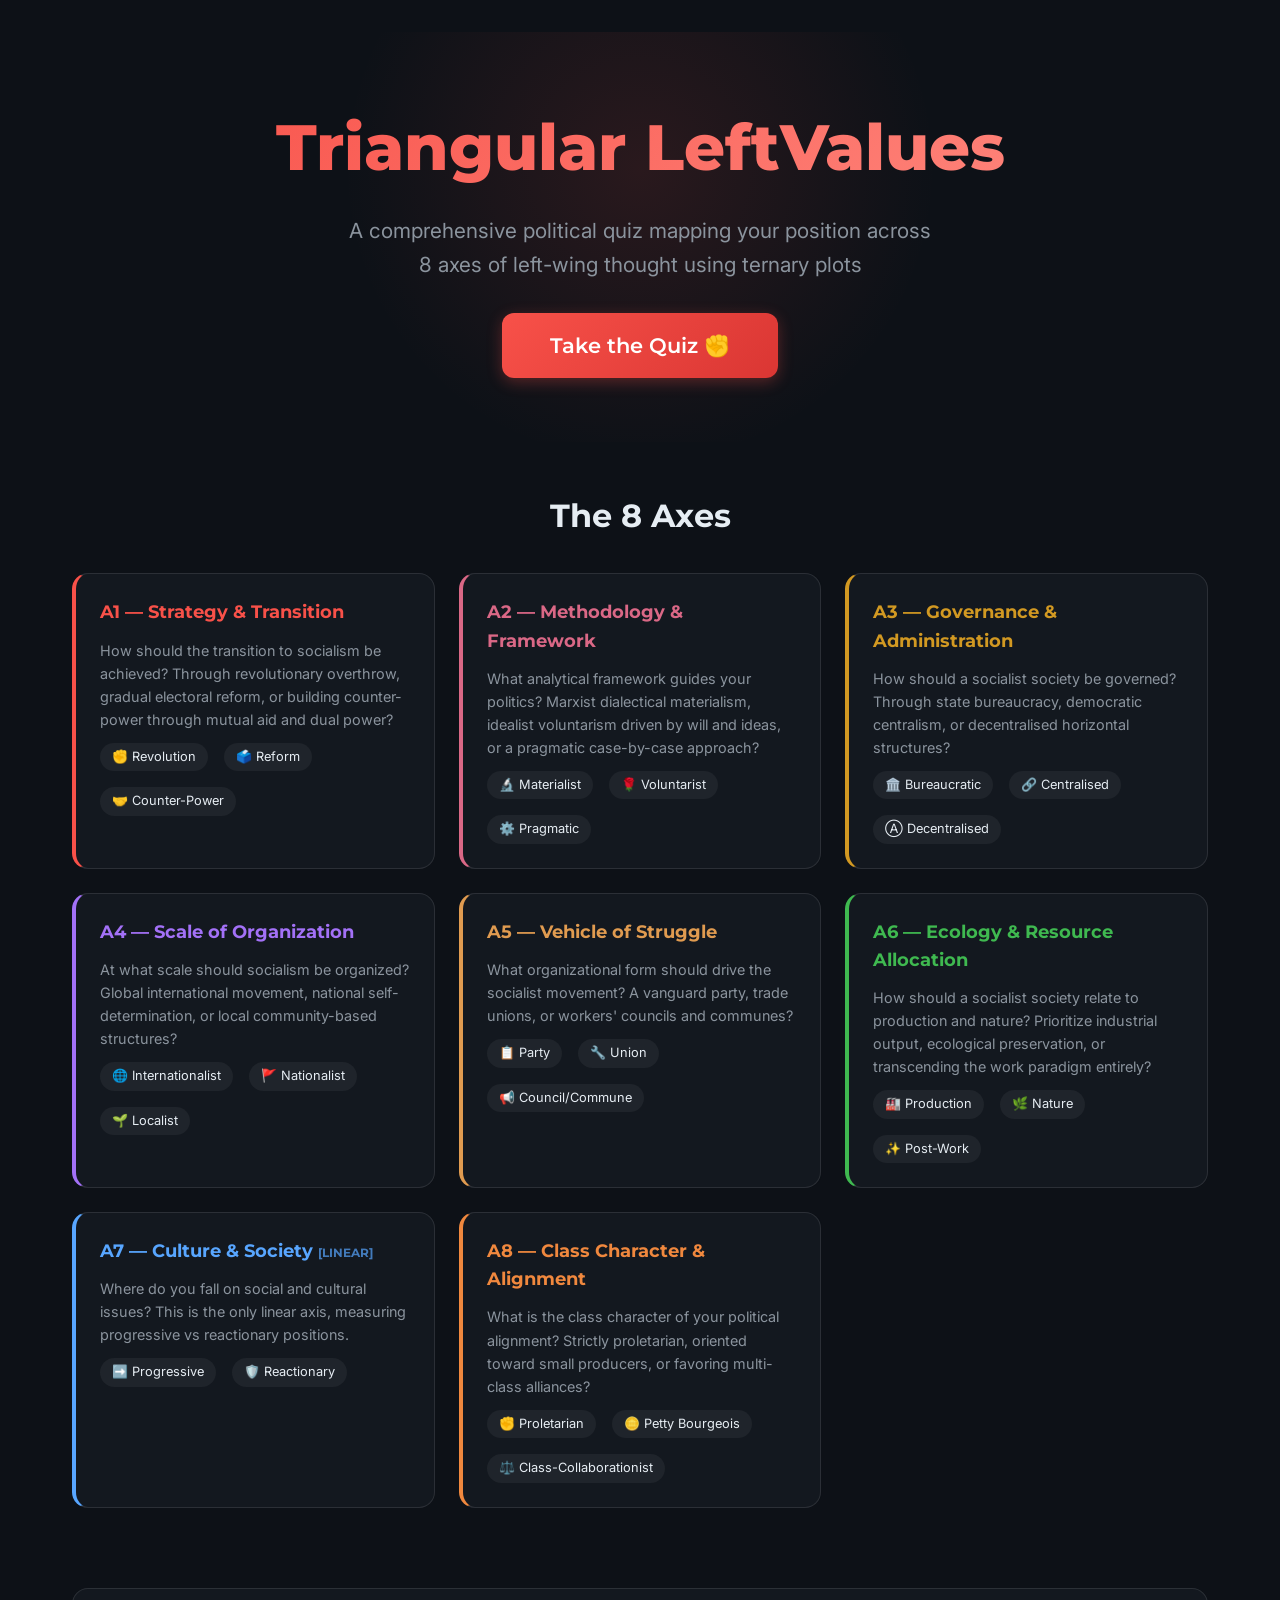
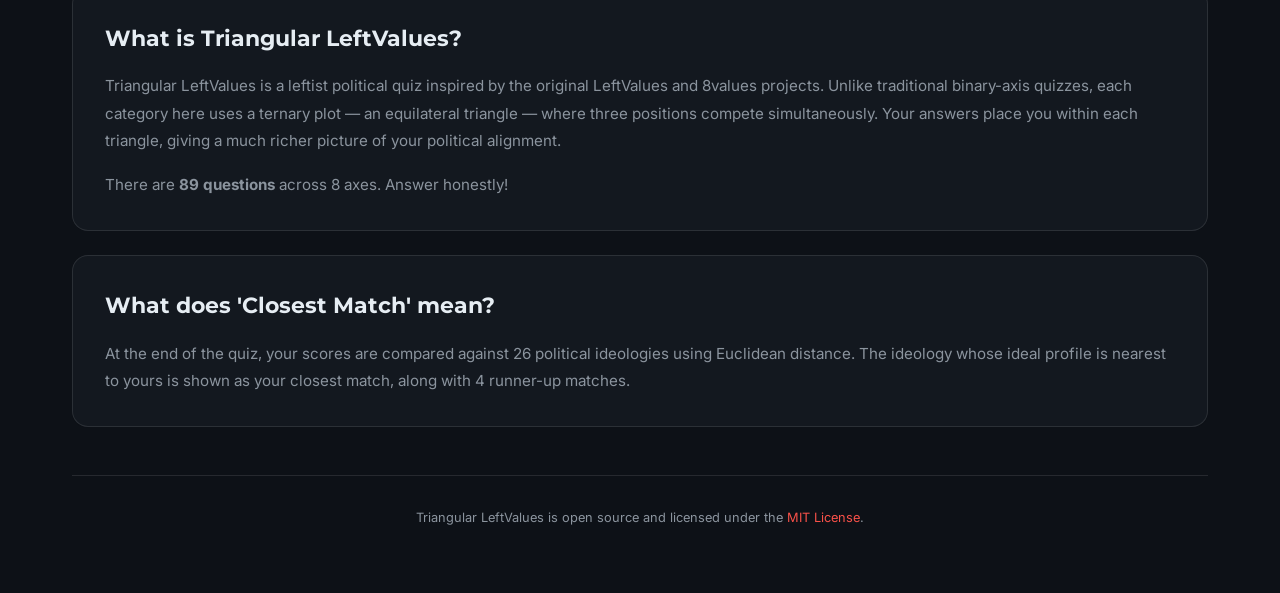
<file: index.html>
<!DOCTYPE html>
<html lang="en">
<head>
  <meta charset="UTF-8">
  <meta name="viewport" content="width=device-width, initial-scale=1.0">
  <meta name="description" content="Triangular LeftValues — a comprehensive political quiz mapping your position across 8 axes of left-wing thought using ternary plots.">
  <title>Triangular LeftValues</title>
  <link rel="icon" type="image/png" href="icon.png">
  <link href="https://fonts.googleapis.com/css2?family=Inter:wght@300;400;500;600;700&family=Montserrat:wght@300;400;600;700;800&display=swap" rel="stylesheet">
  <link href="style.css" rel="stylesheet" type="text/css">
</head>
<body>

  <div class="container">

    <!-- ===== HERO ===== -->
    <section class="hero" id="hero">
      <h1 class="hero-title">Triangular LeftValues</h1>
      <p class="hero-subtitle">A comprehensive political quiz mapping your position across 8 axes of left-wing thought using ternary plots</p>
      <a href="instructions.html" class="start-btn" id="start-btn">Take the Quiz ✊</a>
    </section>

    <!-- ===== THE 8 AXES ===== -->
    <section class="axes-section" id="axes-section">
      <h2>The 8 Axes</h2>
      <div class="axes-grid-landing">

        <!-- A1 -->
        <div class="axis-desc-card glass-card" style="border-left-color: var(--a1-color);">
          <h3 style="color: var(--a1-color);">A1 — Strategy &amp; Transition</h3>
          <p>How should the transition to socialism be achieved? Through revolutionary overthrow, gradual electoral reform, or building counter-power through mutual aid and dual power?</p>
          <div class="vertex-labels">
            <span class="vertex-label">✊ Revolution</span>
            <span class="vertex-label">🗳️ Reform</span>
            <span class="vertex-label">🤝 Counter-Power</span>
          </div>
        </div>

        <!-- A2 -->
        <div class="axis-desc-card glass-card" style="border-left-color: var(--a2-color);">
          <h3 style="color: var(--a2-color);">A2 — Methodology &amp; Framework</h3>
          <p>What analytical framework guides your politics? Marxist dialectical materialism, idealist voluntarism driven by will and ideas, or a pragmatic case-by-case approach?</p>
          <div class="vertex-labels">
            <span class="vertex-label">🔬 Materialist</span>
            <span class="vertex-label">🌹 Voluntarist</span>
            <span class="vertex-label">⚙️ Pragmatic</span>
          </div>
        </div>

        <!-- A3 -->
        <div class="axis-desc-card glass-card" style="border-left-color: var(--a3-color);">
          <h3 style="color: var(--a3-color);">A3 — Governance &amp; Administration</h3>
          <p>How should a socialist society be governed? Through state bureaucracy, democratic centralism, or decentralised horizontal structures?</p>
          <div class="vertex-labels">
            <span class="vertex-label">🏛️ Bureaucratic</span>
            <span class="vertex-label">🔗 Centralised</span>
            <span class="vertex-label">Ⓐ Decentralised</span>
          </div>
        </div>

        <!-- A4 -->
        <div class="axis-desc-card glass-card" style="border-left-color: var(--a4-color);">
          <h3 style="color: var(--a4-color);">A4 — Scale of Organization</h3>
          <p>At what scale should socialism be organized? Global international movement, national self-determination, or local community-based structures?</p>
          <div class="vertex-labels">
            <span class="vertex-label">🌐 Internationalist</span>
            <span class="vertex-label">🚩 Nationalist</span>
            <span class="vertex-label">🌱 Localist</span>
          </div>
        </div>

        <!-- A5 -->
        <div class="axis-desc-card glass-card" style="border-left-color: var(--a5-color);">
          <h3 style="color: var(--a5-color);">A5 — Vehicle of Struggle</h3>
          <p>What organizational form should drive the socialist movement? A vanguard party, trade unions, or workers' councils and communes?</p>
          <div class="vertex-labels">
            <span class="vertex-label">📋 Party</span>
            <span class="vertex-label">🔧 Union</span>
            <span class="vertex-label">📢 Council/Commune</span>
          </div>
        </div>

        <!-- A6 -->
        <div class="axis-desc-card glass-card" style="border-left-color: var(--a6-color);">
          <h3 style="color: var(--a6-color);">A6 — Ecology &amp; Resource Allocation</h3>
          <p>How should a socialist society relate to production and nature? Prioritize industrial output, ecological preservation, or transcending the work paradigm entirely?</p>
          <div class="vertex-labels">
            <span class="vertex-label">🏭 Production</span>
            <span class="vertex-label">🌿 Nature</span>
            <span class="vertex-label">✨ Post-Work</span>
          </div>
        </div>

        <!-- A7 (Linear) -->
        <div class="axis-desc-card glass-card" style="border-left-color: var(--a7-color);">
          <h3 style="color: var(--a7-color);">A7 — Culture &amp; Society <span style="font-size:0.75rem; opacity:0.7;">[LINEAR]</span></h3>
          <p>Where do you fall on social and cultural issues? This is the only linear axis, measuring progressive vs reactionary positions.</p>
          <div class="vertex-labels">
            <span class="vertex-label">➡️ Progressive</span>
            <span class="vertex-label">🛡️ Reactionary</span>
          </div>
        </div>

        <!-- A8 -->
        <div class="axis-desc-card glass-card" style="border-left-color: var(--a8-color);">
          <h3 style="color: var(--a8-color);">A8 — Class Character &amp; Alignment</h3>
          <p>What is the class character of your political alignment? Strictly proletarian, oriented toward small producers, or favoring multi-class alliances?</p>
          <div class="vertex-labels">
            <span class="vertex-label">✊ Proletarian</span>
            <span class="vertex-label">🪙 Petty Bourgeois</span>
            <span class="vertex-label">⚖️ Class-Collaborationist</span>
          </div>
        </div>

      </div>
    </section>

    <!-- ===== INFO: What is this quiz? ===== -->
    <section class="info-section" style="margin-top: 2rem;">
      <div class="glass-card">
        <h2>What is Triangular LeftValues?</h2>
        <p>Triangular LeftValues is a leftist political quiz inspired by the original LeftValues and 8values projects. Unlike traditional binary-axis quizzes, each category here uses a ternary plot — an equilateral triangle — where three positions compete simultaneously. Your answers place you within each triangle, giving a much richer picture of your political alignment.</p>
        <p style="margin-top: 1rem;">There are <strong>89 questions</strong> across 8 axes. Answer honestly!</p>
      </div>
    </section>

    <!-- ===== INFO: Closest Match ===== -->
    <section class="info-section" style="margin-top: 1.5rem;">
      <div class="glass-card">
        <h2>What does 'Closest Match' mean?</h2>
        <p>At the end of the quiz, your scores are compared against 26 political ideologies using Euclidean distance. The ideology whose ideal profile is nearest to yours is shown as your closest match, along with 4 runner-up matches.</p>
      </div>
    </section>

    <!-- ===== FOOTER ===== -->
    <footer class="footer">
      <p>Triangular LeftValues is open source and licensed under the <a href="https://github.com/LeftValues/leftvalues.github.io">MIT License</a>.</p>
    </footer>

  </div>

</body>
</html>
</file>
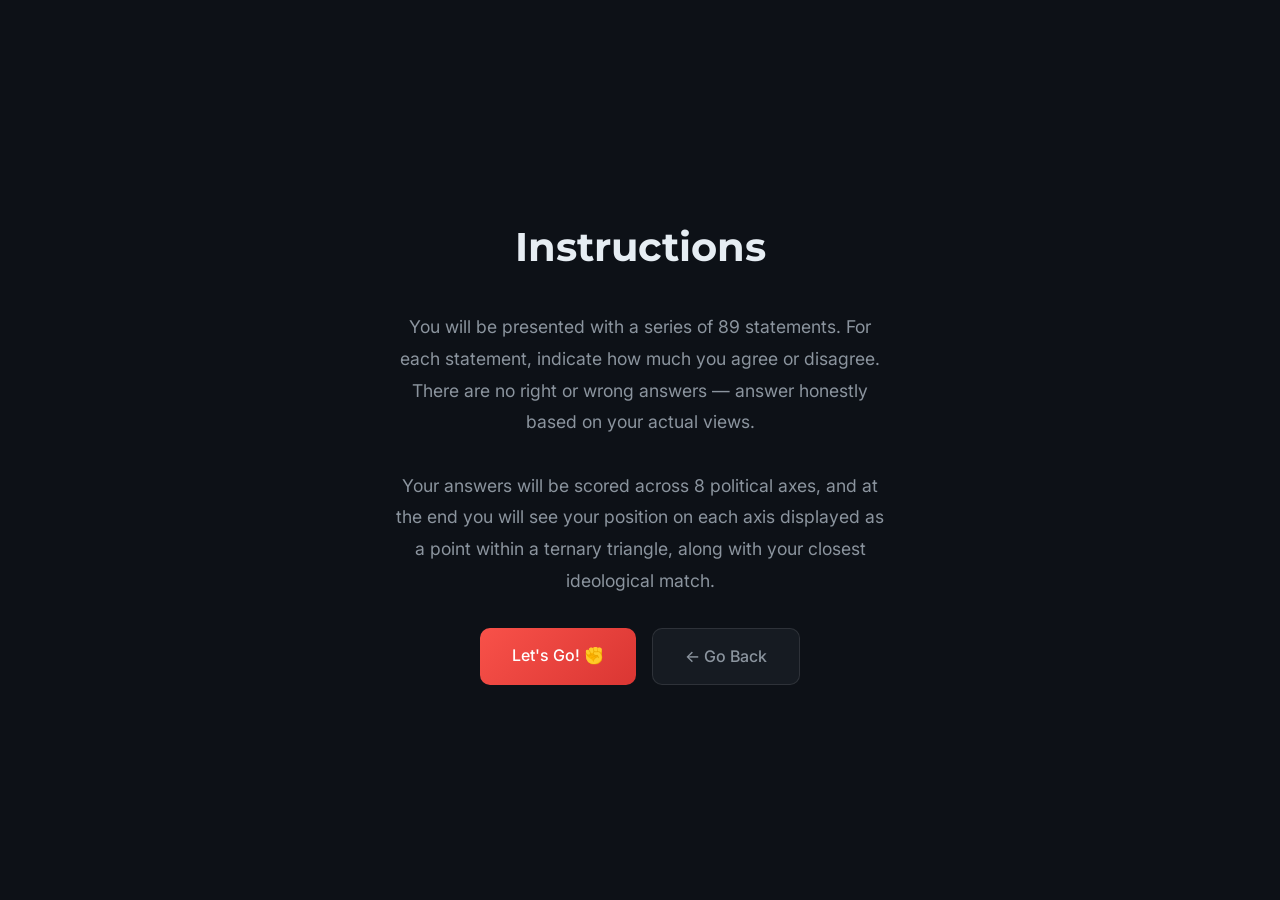
<file: instructions.html>
<!DOCTYPE html>
<html lang="en">
<head>
  <meta charset="UTF-8">
  <meta name="viewport" content="width=device-width, initial-scale=1.0">
  <meta name="description" content="Instructions for the Triangular LeftValues political quiz — learn how the quiz works before you begin.">
  <title>Instructions — Triangular LeftValues</title>
  <link rel="icon" type="image/png" href="icon.png">
  <link href="https://fonts.googleapis.com/css2?family=Inter:wght@300;400;500;600;700&family=Montserrat:wght@300;400;600;700;800&display=swap" rel="stylesheet">
  <link href="style.css" rel="stylesheet" type="text/css">
</head>
<body>

  <div class="instructions-container">
    <h1>Instructions</h1>
    <p>You will be presented with a series of 89 statements. For each statement, indicate how much you agree or disagree. There are no right or wrong answers — answer honestly based on your actual views.</p>
    <p>Your answers will be scored across 8 political axes, and at the end you will see your position on each axis displayed as a point within a ternary triangle, along with your closest ideological match.</p>
    <div class="instructions-buttons">
      <a href="quiz.html" class="inst-btn primary">Let's Go! ✊</a>
      <a href="index.html" class="inst-btn secondary">← Go Back</a>
    </div>
  </div>

</body>
</html>
</file>
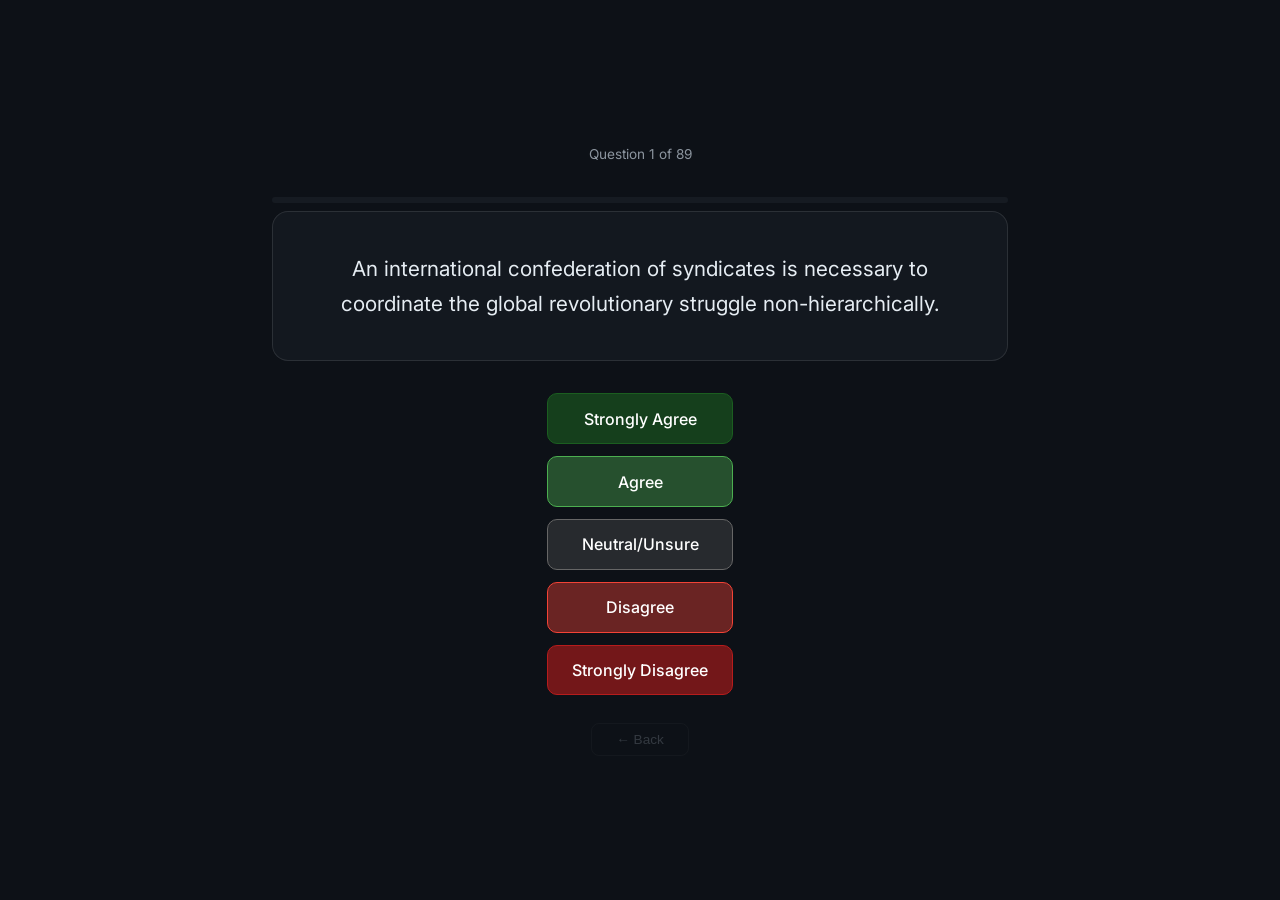
<file: quiz.html>
<!DOCTYPE html>
<html lang="en">

<head>
  <meta charset="UTF-8">
  <meta name="viewport" content="width=device-width, initial-scale=1.0">
  <title>Triangular LeftValues Quiz</title>
  <link
    href="https://fonts.googleapis.com/css2?family=Inter:wght@300;400;500;600;700&family=Montserrat:wght@300;400;600;700;800&display=swap"
    rel="stylesheet">
  <link href='style.css' rel='stylesheet' type='text/css'>
  <link rel="icon" type="image/png" href="icon.png">
</head>

<body>
  <div class="quiz-container">
    <div class="progress-text" id="progress-text">Question 1 of 89</div>
    <div class="progress-bar">
      <div class="progress-fill" id="progress-fill" style="width: 0%;"></div>
    </div>

    <div class="glass-card question-card fade-in" id="question-card">
      <div class="question-text" id="question-text">Loading...</div>
      <p id="debug-info"></p>
    </div>

    <div class="answer-buttons fade-in" id="answer-buttons">
      <button class="answer-btn strongly-agree" onclick="answer(1.0)">Strongly Agree</button>
      <button class="answer-btn agree" onclick="answer(0.5)">Agree</button>
      <button class="answer-btn neutral" onclick="answer(0.0)">Neutral/Unsure</button>
      <button class="answer-btn disagree" onclick="answer(-0.5)">Disagree</button>
      <button class="answer-btn strongly-disagree" onclick="answer(-1.0)">Strongly Disagree</button>
      <button class="back-btn" id="back-btn" onclick="goBack()" disabled>← Back</button>
    </div>
  </div>

  <script src="questions.js"></script>
  <script>
    let currentQuestion = 0;
    let scores = {
      a1a: 0, a1b: 0, a1c: 0,
      a2a: 0, a2b: 0, a2c: 0,
      a3a: 0, a3b: 0, a3c: 0,
      a4a: 0, a4b: 0, a4c: 0,
      a5a: 0, a5b: 0, a5c: 0,
      a6a: 0, a6b: 0, a6c: 0,
      a7: 0,
      a8a: 0, a8b: 0, a8c: 0
    };
    let maxScores = Object.assign({}, scores);
    let historyStack = [];
    const originalQuestions = [...questions];
    let debug = false;

    // Fisher-Yates shuffle
    for (let i = questions.length - 1; i > 0; i--) {
      const j = Math.floor(Math.random() * (i + 1));
      [questions[i], questions[j]] = [questions[j], questions[i]];
    }

    function init() {
      // calculate maxScores for all questions
      for (let i = 0; i < questions.length; i++) {
        let targets = questions[i].targets;
        for (let key in targets) {
          maxScores[key] += Math.abs(targets[key]);
        }
      }
      displayQuestion();
    }

    function displayQuestion() {
      document.getElementById('question-text').innerText = questions[currentQuestion].text;
      document.getElementById('progress-text').innerText = `Question ${currentQuestion + 1} of ${questions.length}`;
      let progressPct = (currentQuestion / questions.length) * 100;
      document.getElementById('progress-fill').style.width = `${progressPct}%`;

      // Trigger animation
      let card = document.getElementById('question-card');
      card.classList.remove('fade-in');
      void card.offsetWidth; // trigger reflow
      card.classList.add('fade-in');

      document.getElementById('back-btn').disabled = historyStack.length === 0;
    }

    function answer(multiplier) {
      let targets = questions[currentQuestion].targets;
      let changes = {};
      for (let key in targets) {
        if (debug) {
          document.getElementById("debug-info").innerHTML = key + " " + multiplier;
        }
        changes[key] = multiplier * targets[key];
        troll(key, changes[key]);
        scores[key] += changes[key];
      }

      historyStack = [changes]; // Store only one previous answer as requested

      currentQuestion++;
      if (currentQuestion < questions.length) {
        displayQuestion();
      } else {
        finishQuiz();
      }
    }

    function troll(key, answer) {
      if (key == "a7" && answer == -1) {
        alert("Reactionary 🤢🤢🤢");
      } else if (key == "a8c" && answer == 1) {
        alert("Class collaborationist 💩💩💩");
      }
    }

    function setQuestion(newQuestion) {
      currentQuestion = newQuestion - 1;
      displayQuestion();
    }

    function setDebug() {
      debug = true;
      for (let i = 0; i < questions.length; i++) {
        questions[i] = originalQuestions[i];
      }
      setQuestion(1);
    }

    function goBack() {
      if (historyStack.length > 0) {
        let changes = historyStack.pop();
        for (let key in changes) {
          scores[key] -= changes[key];
        }
        currentQuestion--;
        displayQuestion();
      }
    }

    function normalize(raw, max) {
      return max > 0 ? (max + raw) / (2 * max) * 100 : 50;
    }

    function finishQuiz() {
      let params = new URLSearchParams();

      let axes = ['a1', 'a2', 'a3', 'a4', 'a5', 'a6', 'a8'];
      for (let i = 0; i < axes.length; i++) {
        let axis = axes[i];
        let na = normalize(scores[axis + 'a'], maxScores[axis + 'a']);
        let nb = normalize(scores[axis + 'b'], maxScores[axis + 'b']);
        let nc = normalize(scores[axis + 'c'], maxScores[axis + 'c']);
        let total = na + nb + nc;
        if (total === 0) {
          na = nb = nc = 33.3;
          total = 100;
        }
        let pctA = (na / total * 100).toFixed(1);
        let pctB = (nb / total * 100).toFixed(1);
        let pctC = (100 - parseFloat(pctA) - parseFloat(pctB)).toFixed(1);

        params.append(axis + 'a', pctA);
        params.append(axis + 'b', pctB);
        params.append(axis + 'c', pctC);
      }

      let progressive = normalize(scores['a7'], maxScores['a7']).toFixed(1);
      params.append('a7', progressive);

      window.location.href = 'results.html?' + params.toString();
    }

    window.onload = init;
  </script>
</body>

</html>
</file>
<file: style.css>
/* ===========================
   Triangular LeftValues
   Global Stylesheet
   =========================== */

/* ---------- Custom Properties ---------- */
:root {
  --bg-primary: #0d1117;
  --bg-secondary: #161b22;
  --bg-card: rgba(22, 27, 34, 0.8);
  --text-primary: #e6edf3;
  --text-secondary: #8b949e;
  --accent: #f85149;
  --accent-dark: #da3633;
  --border: rgba(255, 255, 255, 0.1);
  --a1-color: #f85149;
  --a2-color: #da6886;
  --a3-color: #d29922;
  --a4-color: #a371f7;
  --a5-color: #e09b50;
  --a6-color: #3fb950;
  --a7-color: #58a6ff;
  --a8-color: #f0883e;
}

/* ---------- Reset & Base ---------- */
*,
*::before,
*::after {
  box-sizing: border-box;
  margin: 0;
  padding: 0;
}

html {
  scroll-behavior: smooth;
}

body {
  background: var(--bg-primary);
  color: var(--text-primary);
  font-family: 'Inter', sans-serif;
  line-height: 1.6;
}

/* ---------- Shared Layout ---------- */
.container {
  max-width: 1200px;
  margin: 0 auto;
  padding: 2rem;
}

/* ---------- Glassmorphism Card ---------- */
.glass-card {
  background: var(--bg-card);
  backdrop-filter: blur(10px);
  -webkit-backdrop-filter: blur(10px);
  border: 1px solid var(--border);
  border-radius: 16px;
  padding: 2rem;
}

/* =========================================
   LANDING PAGE
   ========================================= */

.hero {
  text-align: center;
  padding: 4rem 2rem;
  position: relative;
  overflow: hidden;
}

.hero-title {
  font-family: 'Montserrat', sans-serif;
  font-size: 4rem;
  font-weight: 800;
  background: linear-gradient(135deg, var(--accent), #ff8a80);
  -webkit-background-clip: text;
  -webkit-text-fill-color: transparent;
  background-clip: text;
  margin-bottom: 1rem;
}

.hero-subtitle {
  font-size: 1.3rem;
  color: var(--text-secondary);
  max-width: 600px;
  margin: 0 auto 2rem;
}

.start-btn {
  display: inline-block;
  padding: 1rem 3rem;
  font-size: 1.3rem;
  font-weight: 600;
  font-family: 'Montserrat', sans-serif;
  background: linear-gradient(135deg, var(--accent), var(--accent-dark));
  color: white;
  border: none;
  border-radius: 12px;
  cursor: pointer;
  transition: all 0.3s ease;
  text-decoration: none;
  box-shadow: 0 4px 15px rgba(248, 81, 73, 0.3);
}

.start-btn:hover {
  transform: translateY(-2px);
  box-shadow: 0 6px 20px rgba(248, 81, 73, 0.5);
}

/* Hero ambient glow */
.hero::before {
  content: '';
  position: absolute;
  top: -40%;
  left: 50%;
  transform: translateX(-50%);
  width: 600px;
  height: 600px;
  background: radial-gradient(circle, rgba(248, 81, 73, 0.12) 0%, transparent 70%);
  pointer-events: none;
  z-index: 0;
}

.hero > * {
  position: relative;
  z-index: 1;
}

/* ---------- Axes Section (Landing) ---------- */
.axes-section {
  padding: 3rem 0;
}

.axes-section h2 {
  font-family: 'Montserrat', sans-serif;
  font-size: 2rem;
  text-align: center;
  margin-bottom: 2rem;
}

.axes-grid-landing {
  display: grid;
  grid-template-columns: repeat(auto-fit, minmax(340px, 1fr));
  gap: 1.5rem;
}

.axis-desc-card {
  padding: 1.5rem;
  border-left: 4px solid;
  transition: transform 0.2s ease;
}

.axis-desc-card:hover {
  transform: translateX(4px);
}

.axis-desc-card h3 {
  font-family: 'Montserrat', sans-serif;
  font-size: 1.1rem;
  margin-bottom: 0.75rem;
}

.axis-desc-card p {
  color: var(--text-secondary);
  font-size: 0.9rem;
}

.axis-desc-card .vertex-labels {
  display: flex;
  gap: 1rem;
  margin-top: 0.75rem;
  flex-wrap: wrap;
}

.axis-desc-card .vertex-label {
  padding: 0.25rem 0.75rem;
  border-radius: 20px;
  font-size: 0.8rem;
  background: rgba(255, 255, 255, 0.05);
}

/* ---------- Info Section (Landing) ---------- */
.info-section .glass-card h2 {
  font-family: 'Montserrat', sans-serif;
  font-size: 1.4rem;
  margin-bottom: 1rem;
}

.info-section .glass-card p {
  color: var(--text-secondary);
  font-size: 0.95rem;
  line-height: 1.8;
}

/* =========================================
   QUIZ PAGE
   ========================================= */

.quiz-container {
  max-width: 800px;
  margin: 0 auto;
  padding: 2rem;
  min-height: 100vh;
  display: flex;
  flex-direction: column;
  justify-content: center;
}

.progress-bar {
  width: 100%;
  height: 6px;
  background: var(--bg-secondary);
  border-radius: 3px;
  margin-bottom: 0.5rem;
  overflow: hidden;
}

.progress-fill {
  height: 100%;
  background: linear-gradient(90deg, var(--accent), #ff8a80);
  border-radius: 3px;
  transition: width 0.3s ease;
}

.progress-text {
  text-align: center;
  color: var(--text-secondary);
  font-size: 0.85rem;
  margin-bottom: 2rem;
}

.question-card {
  margin-bottom: 2rem;
  text-align: center;
  min-height: 150px;
  display: flex;
  align-items: center;
  justify-content: center;
}

.question-text {
  font-size: 1.3rem;
  font-weight: 400;
  line-height: 1.7;
}

.answer-buttons {
  display: flex;
  flex-direction: column;
  gap: 0.75rem;
  max-width: 500px;
  margin: 0 auto;
}

.answer-btn {
  padding: 0.9rem 1.5rem;
  font-size: 1rem;
  font-family: 'Inter', sans-serif;
  font-weight: 500;
  border: 1px solid var(--border);
  border-radius: 10px;
  cursor: pointer;
  color: white;
  transition: all 0.2s ease;
  background: transparent;
}

.answer-btn:hover {
  transform: scale(1.02);
}

.answer-btn.strongly-agree {
  background: rgba(27, 94, 32, 0.6);
  border-color: #1b5e20;
}

.answer-btn.strongly-agree:hover {
  background: rgba(27, 94, 32, 0.9);
}

.answer-btn.agree {
  background: rgba(76, 175, 80, 0.4);
  border-color: #4caf50;
}

.answer-btn.agree:hover {
  background: rgba(76, 175, 80, 0.7);
}

.answer-btn.neutral {
  background: rgba(100, 100, 100, 0.3);
  border-color: #666;
}

.answer-btn.neutral:hover {
  background: rgba(100, 100, 100, 0.6);
}

.answer-btn.disagree {
  background: rgba(244, 67, 54, 0.4);
  border-color: #f44336;
}

.answer-btn.disagree:hover {
  background: rgba(244, 67, 54, 0.7);
}

.answer-btn.strongly-disagree {
  background: rgba(183, 28, 28, 0.6);
  border-color: #b71c1c;
}

.answer-btn.strongly-disagree:hover {
  background: rgba(183, 28, 28, 0.9);
}

.back-btn {
  margin-top: 1rem;
  padding: 0.5rem 1.5rem;
  font-size: 0.85rem;
  background: transparent;
  border: 1px solid var(--border);
  border-radius: 8px;
  color: var(--text-secondary);
  cursor: pointer;
  transition: all 0.2s;
  align-self: center;
}

.back-btn:hover {
  border-color: var(--text-secondary);
  color: var(--text-primary);
}

.back-btn:disabled {
  opacity: 0.3;
  cursor: not-allowed;
}

/* =========================================
   RESULTS PAGE
   ========================================= */

.results-container {
  max-width: 1100px;
  margin: 0 auto;
  padding: 2rem;
}

.results-header {
  text-align: center;
  padding: 3rem 0;
}

.results-header h1 {
  font-family: 'Montserrat', sans-serif;
  font-size: 1.5rem;
  color: var(--text-secondary);
  margin-bottom: 1rem;
}

.ideology-badge {
  display: inline-block;
  font-family: 'Montserrat', sans-serif;
  font-size: 2.5rem;
  font-weight: 700;
  background: linear-gradient(135deg, var(--accent), #ff8a80);
  -webkit-background-clip: text;
  -webkit-text-fill-color: transparent;
  background-clip: text;
  margin-bottom: 0.5rem;
}

.ideology-desc {
  color: var(--text-secondary);
  max-width: 600px;
  margin: 0 auto;
  font-size: 1rem;
}

.axes-grid {
  display: grid;
  grid-template-columns: repeat(auto-fit, minmax(340px, 1fr));
  gap: 1.5rem;
  margin: 2rem 0;
}

.axis-card {
  border-left: 4px solid;
}

.axis-card[data-axis='a1'] { border-left-color: var(--a1-color); }
.axis-card[data-axis='a2'] { border-left-color: var(--a2-color); }
.axis-card[data-axis='a3'] { border-left-color: var(--a3-color); }
.axis-card[data-axis='a4'] { border-left-color: var(--a4-color); }
.axis-card[data-axis='a5'] { border-left-color: var(--a5-color); }
.axis-card[data-axis='a6'] { border-left-color: var(--a6-color); }
.axis-card[data-axis='a7'] { border-left-color: var(--a7-color); }
.axis-card[data-axis='a8'] { border-left-color: var(--a8-color); }

.axis-title {
  font-family: 'Montserrat', sans-serif;
  font-size: 1rem;
  font-weight: 600;
  margin-bottom: 1rem;
}

.triangle-container {
  display: flex;
  justify-content: center;
  margin: 0.5rem 0;
}

.triangle-container svg {
  max-width: 100%;
  height: auto;
}

/* Pulsing dot animation for user position on triangle */
@keyframes pulse {
  0%, 100% { r: 6; opacity: 1; }
  50% { r: 9; opacity: 0.7; }
}

.user-dot {
  animation: pulse 2s ease-in-out infinite;
}

.linear-bar-container {
  margin: 0.5rem 0 1rem;
}

.linear-bar-labels {
  display: flex;
  justify-content: space-between;
  font-size: 0.8rem;
  color: var(--text-secondary);
  margin-bottom: 0.3rem;
}

.linear-bar {
  height: 28px;
  background: var(--bg-secondary);
  border-radius: 14px;
  overflow: hidden;
  position: relative;
}

.linear-fill {
  height: 100%;
  border-radius: 14px;
  transition: width 0.5s ease;
  display: flex;
  align-items: center;
  justify-content: center;
  font-size: 0.8rem;
  font-weight: 600;
  color: white;
  min-width: 40px;
}

.vertex-pcts {
  display: flex;
  justify-content: space-between;
  margin-top: 0.5rem;
}

.vertex-pct {
  text-align: center;
  font-size: 0.8rem;
  color: var(--text-secondary);
}

.vertex-pct span {
  display: block;
  font-weight: 600;
  color: var(--text-primary);
  font-size: 1rem;
}

/* ---------- Closest Match Section ---------- */
.match-section {
  margin: 3rem 0;
}

.match-section h2 {
  font-family: 'Montserrat', sans-serif;
  font-size: 1.5rem;
  text-align: center;
  margin-bottom: 1.5rem;
}

.match-grid {
  display: grid;
  grid-template-columns: repeat(auto-fit, minmax(250px, 1fr));
  gap: 1rem;
}

.match-card {
  transition: transform 0.2s;
}

.match-card:hover {
  transform: translateY(-2px);
}

.match-name {
  font-family: 'Montserrat', sans-serif;
  font-weight: 600;
  font-size: 1rem;
  margin-bottom: 0.25rem;
}

.match-score {
  color: var(--accent);
  font-weight: 600;
  font-size: 0.9rem;
  margin-bottom: 0.5rem;
}

.match-desc {
  color: var(--text-secondary);
  font-size: 0.85rem;
}

/* ---------- Canvas / Save ---------- */
.canvas-container {
  text-align: center;
  margin: 3rem 0;
}

.canvas-container canvas {
  border: 2px solid var(--border);
  border-radius: 12px;
  max-width: 100%;
}

.save-btn {
  display: inline-block;
  margin-top: 1rem;
  padding: 0.75rem 2rem;
  font-size: 1rem;
  font-family: 'Inter', sans-serif;
  background: var(--bg-secondary);
  border: 1px solid var(--border);
  border-radius: 10px;
  color: var(--text-primary);
  cursor: pointer;
  transition: all 0.2s;
}

.save-btn:hover {
  background: var(--bg-card);
  border-color: var(--accent);
}

/* =========================================
   INSTRUCTIONS PAGE
   ========================================= */

.instructions-container {
  max-width: 700px;
  margin: 0 auto;
  padding: 2rem;
  min-height: 100vh;
  display: flex;
  flex-direction: column;
  justify-content: center;
  align-items: center;
  text-align: center;
  gap: 2rem;
}

.instructions-container h1 {
  font-family: 'Montserrat', sans-serif;
  font-size: 2.5rem;
}

.instructions-container p {
  color: var(--text-secondary);
  font-size: 1.1rem;
  max-width: 500px;
  line-height: 1.8;
}

.instructions-buttons {
  display: flex;
  gap: 1rem;
  flex-wrap: wrap;
  justify-content: center;
}

.inst-btn {
  padding: 0.9rem 2rem;
  font-size: 1rem;
  font-family: 'Inter', sans-serif;
  font-weight: 500;
  border: none;
  border-radius: 10px;
  cursor: pointer;
  transition: all 0.2s;
  text-decoration: none;
}

.inst-btn.primary {
  background: linear-gradient(135deg, var(--accent), var(--accent-dark));
  color: white;
}

.inst-btn.secondary {
  background: var(--bg-secondary);
  color: var(--text-secondary);
  border: 1px solid var(--border);
}

.inst-btn:hover {
  transform: translateY(-1px);
}

/* =========================================
   RESPONSIVE
   ========================================= */

@media (max-width: 768px) {
  .hero-title {
    font-size: 2.5rem;
  }

  .axes-grid,
  .axes-grid-landing,
  .match-grid {
    grid-template-columns: 1fr;
  }

  .question-text {
    font-size: 1.1rem;
  }

  .ideology-badge {
    font-size: 1.8rem;
  }
}

/* =========================================
   ANIMATIONS
   ========================================= */

@keyframes fadeIn {
  from { opacity: 0; transform: translateY(10px); }
  to   { opacity: 1; transform: translateY(0); }
}

.fade-in {
  animation: fadeIn 0.4s ease forwards;
}

/* Hero-specific entrance animations */
@keyframes heroSlideDown {
  from { opacity: 0; transform: translateY(-30px); }
  to   { opacity: 1; transform: translateY(0); }
}

@keyframes heroFadeUp {
  from { opacity: 0; transform: translateY(20px); }
  to   { opacity: 1; transform: translateY(0); }
}

@keyframes heroBtnPop {
  0%   { opacity: 0; transform: scale(0.8); }
  70%  { transform: scale(1.05); }
  100% { opacity: 1; transform: scale(1); }
}

.hero-title {
  animation: heroSlideDown 0.8s ease forwards;
}

.hero-subtitle {
  opacity: 0;
  animation: heroFadeUp 0.7s ease 0.3s forwards;
}

.start-btn {
  opacity: 0;
  animation: heroBtnPop 0.6s ease 0.6s forwards;
}

/* Staggered card entrance */
@keyframes cardSlideIn {
  from { opacity: 0; transform: translateY(20px); }
  to   { opacity: 1; transform: translateY(0); }
}

.axis-desc-card {
  opacity: 0;
  animation: cardSlideIn 0.5s ease forwards;
}

.axis-desc-card:nth-child(1) { animation-delay: 0.1s; }
.axis-desc-card:nth-child(2) { animation-delay: 0.15s; }
.axis-desc-card:nth-child(3) { animation-delay: 0.2s; }
.axis-desc-card:nth-child(4) { animation-delay: 0.25s; }
.axis-desc-card:nth-child(5) { animation-delay: 0.3s; }
.axis-desc-card:nth-child(6) { animation-delay: 0.35s; }
.axis-desc-card:nth-child(7) { animation-delay: 0.4s; }
.axis-desc-card:nth-child(8) { animation-delay: 0.45s; }

/* Floating ambient particles (used by landing page JS) */
@keyframes float {
  0%, 100% { transform: translateY(0) rotate(0deg); opacity: 0.3; }
  50%      { transform: translateY(-20px) rotate(180deg); opacity: 0.6; }
}

/* =========================================
   FOOTER
   ========================================= */

.footer {
  text-align: center;
  padding: 2rem;
  color: var(--text-secondary);
  font-size: 0.8rem;
  border-top: 1px solid var(--border);
  margin-top: 3rem;
}

.footer a {
  color: var(--accent);
  text-decoration: none;
}

.footer a:hover {
  text-decoration: underline;
}

/* =========================================
   EXTRA UTILITIES
   ========================================= */

/* Scrollbar styling */
::-webkit-scrollbar {
  width: 8px;
}

::-webkit-scrollbar-track {
  background: var(--bg-primary);
}

::-webkit-scrollbar-thumb {
  background: var(--bg-secondary);
  border-radius: 4px;
}

::-webkit-scrollbar-thumb:hover {
  background: #30363d;
}

/* Selection highlight */
::selection {
  background: rgba(248, 81, 73, 0.3);
  color: var(--text-primary);
}
</file>
